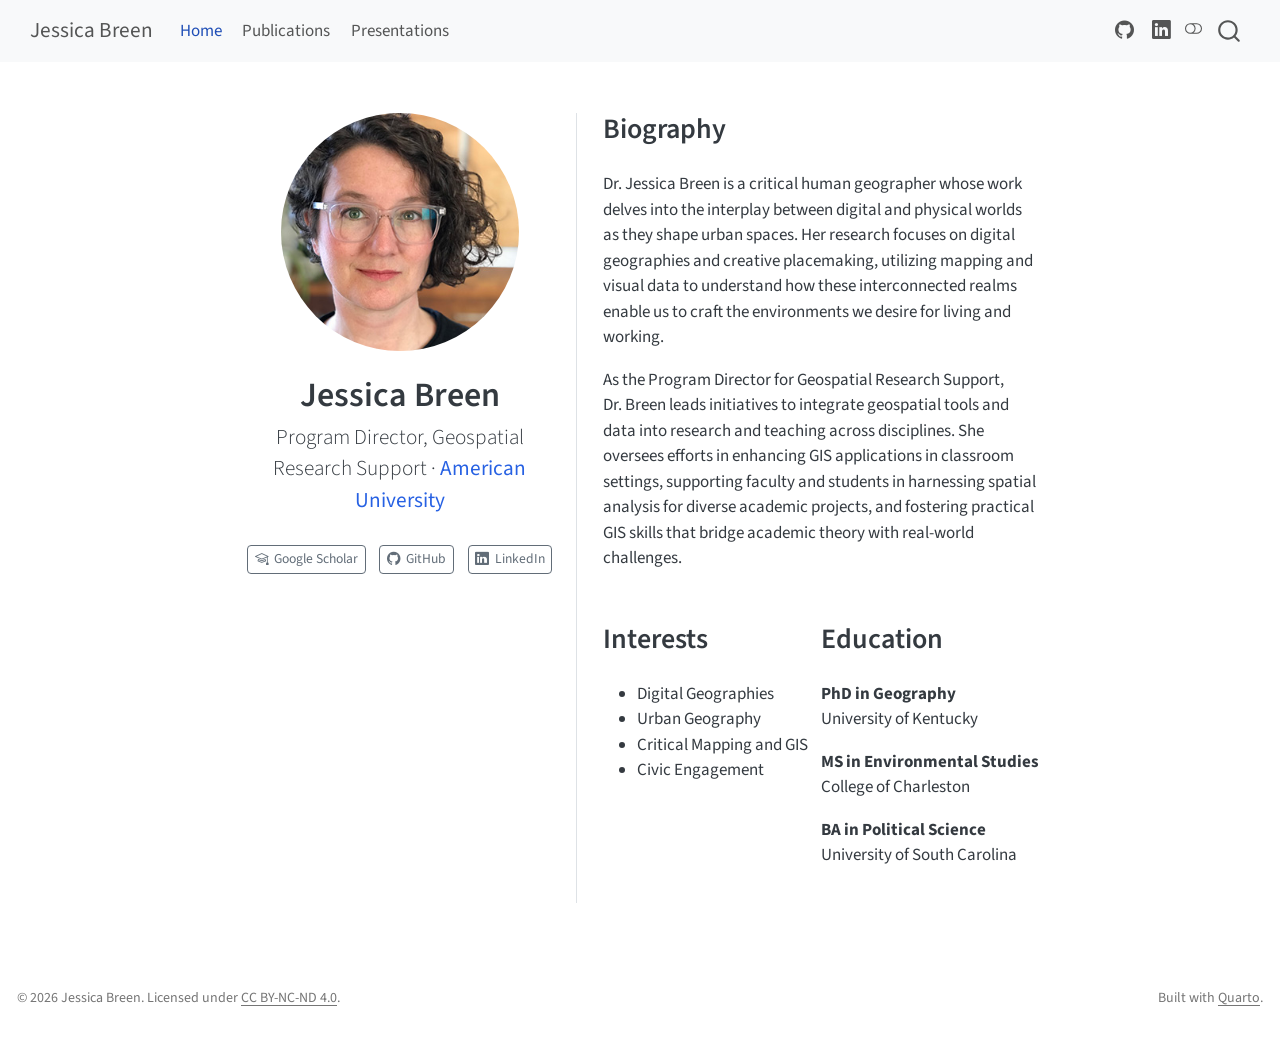
<file: docs/index.html>
<!DOCTYPE html>
<html xmlns="http://www.w3.org/1999/xhtml" lang="en" xml:lang="en"><head>

<meta charset="utf-8">
<meta name="generator" content="quarto-1.8.27">

<meta name="viewport" content="width=device-width, initial-scale=1.0, user-scalable=yes">


<title>Jessica Breen</title>
<style>
code{white-space: pre-wrap;}
span.smallcaps{font-variant: small-caps;}
div.columns{display: flex; gap: min(4vw, 1.5em);}
div.column{flex: auto; overflow-x: auto;}
div.hanging-indent{margin-left: 1.5em; text-indent: -1.5em;}
ul.task-list{list-style: none;}
ul.task-list li input[type="checkbox"] {
  width: 0.8em;
  margin: 0 0.8em 0.2em -1em; /* quarto-specific, see https://github.com/quarto-dev/quarto-cli/issues/4556 */ 
  vertical-align: middle;
}
</style>


<script src="site_libs/quarto-nav/quarto-nav.js"></script>
<script src="site_libs/quarto-nav/headroom.min.js"></script>
<script src="site_libs/clipboard/clipboard.min.js"></script>
<script src="site_libs/quarto-search/autocomplete.umd.js"></script>
<script src="site_libs/quarto-search/fuse.min.js"></script>
<script src="site_libs/quarto-search/quarto-search.js"></script>
<meta name="quarto:offset" content="./">
<script src="site_libs/quarto-html/quarto.js" type="module"></script>
<script src="site_libs/quarto-html/tabsets/tabsets.js" type="module"></script>
<script src="site_libs/quarto-html/axe/axe-check.js" type="module"></script>
<script src="site_libs/quarto-html/popper.min.js"></script>
<script src="site_libs/quarto-html/tippy.umd.min.js"></script>
<link href="site_libs/quarto-html/tippy.css" rel="stylesheet">
<link href="site_libs/quarto-html/quarto-syntax-highlighting-ed96de9b727972fe78a7b5d16c58bf87.css" rel="stylesheet" class="quarto-color-scheme" id="quarto-text-highlighting-styles">
<link href="site_libs/quarto-html/quarto-syntax-highlighting-dark-4d9afe2b8d18ee9fa5d0d57b5ed4214d.css" rel="stylesheet" class="quarto-color-scheme quarto-color-alternate" id="quarto-text-highlighting-styles">
<link href="site_libs/quarto-html/quarto-syntax-highlighting-ed96de9b727972fe78a7b5d16c58bf87.css" rel="stylesheet" class="quarto-color-scheme-extra" id="quarto-text-highlighting-styles">
<script src="site_libs/bootstrap/bootstrap.min.js"></script>
<link href="site_libs/bootstrap/bootstrap-icons.css" rel="stylesheet">
<link href="site_libs/bootstrap/bootstrap-5b4ad623e5705c0698d39aec6f10cf02.min.css" rel="stylesheet" append-hash="true" class="quarto-color-scheme" id="quarto-bootstrap" data-mode="light">
<link href="site_libs/bootstrap/bootstrap-dark-0d4a9d19931feb4fee1ddab4b2489000.min.css" rel="stylesheet" append-hash="true" class="quarto-color-scheme quarto-color-alternate" id="quarto-bootstrap" data-mode="dark">
<link href="site_libs/bootstrap/bootstrap-5b4ad623e5705c0698d39aec6f10cf02.min.css" rel="stylesheet" append-hash="true" class="quarto-color-scheme-extra" id="quarto-bootstrap" data-mode="light">
<script id="quarto-search-options" type="application/json">{
  "location": "navbar",
  "copy-button": false,
  "collapse-after": 3,
  "panel-placement": "end",
  "type": "overlay",
  "limit": 50,
  "keyboard-shortcut": [
    "f",
    "/",
    "s"
  ],
  "show-item-context": false,
  "language": {
    "search-no-results-text": "No results",
    "search-matching-documents-text": "matching documents",
    "search-copy-link-title": "Copy link to search",
    "search-hide-matches-text": "Hide additional matches",
    "search-more-match-text": "more match in this document",
    "search-more-matches-text": "more matches in this document",
    "search-clear-button-title": "Clear",
    "search-text-placeholder": "",
    "search-detached-cancel-button-title": "Cancel",
    "search-submit-button-title": "Submit",
    "search-label": "Search"
  }
}</script>


<link rel="stylesheet" href="styles.css">
</head>

<body class="nav-fixed fullcontent quarto-light"><script id="quarto-html-before-body" type="application/javascript">
    const toggleBodyColorMode = (bsSheetEl) => {
      const mode = bsSheetEl.getAttribute("data-mode");
      const bodyEl = window.document.querySelector("body");
      if (mode === "dark") {
        bodyEl.classList.add("quarto-dark");
        bodyEl.classList.remove("quarto-light");
      } else {
        bodyEl.classList.add("quarto-light");
        bodyEl.classList.remove("quarto-dark");
      }
    }
    const toggleBodyColorPrimary = () => {
      const bsSheetEl = window.document.querySelector("link#quarto-bootstrap:not([rel=disabled-stylesheet])");
      if (bsSheetEl) {
        toggleBodyColorMode(bsSheetEl);
      }
    }
    const setColorSchemeToggle = (alternate) => {
      const toggles = window.document.querySelectorAll('.quarto-color-scheme-toggle');
      for (let i=0; i < toggles.length; i++) {
        const toggle = toggles[i];
        if (toggle) {
          if (alternate) {
            toggle.classList.add("alternate");
          } else {
            toggle.classList.remove("alternate");
          }
        }
      }
    };
    const toggleColorMode = (alternate) => {
      // Switch the stylesheets
      const primaryStylesheets = window.document.querySelectorAll('link.quarto-color-scheme:not(.quarto-color-alternate)');
      const alternateStylesheets = window.document.querySelectorAll('link.quarto-color-scheme.quarto-color-alternate');
      manageTransitions('#quarto-margin-sidebar .nav-link', false);
      if (alternate) {
        // note: dark is layered on light, we don't disable primary!
        enableStylesheet(alternateStylesheets);
        for (const sheetNode of alternateStylesheets) {
          if (sheetNode.id === "quarto-bootstrap") {
            toggleBodyColorMode(sheetNode);
          }
        }
      } else {
        disableStylesheet(alternateStylesheets);
        enableStylesheet(primaryStylesheets)
        toggleBodyColorPrimary();
      }
      manageTransitions('#quarto-margin-sidebar .nav-link', true);
      // Switch the toggles
      setColorSchemeToggle(alternate)
      // Hack to workaround the fact that safari doesn't
      // properly recolor the scrollbar when toggling (#1455)
      if (navigator.userAgent.indexOf('Safari') > 0 && navigator.userAgent.indexOf('Chrome') == -1) {
        manageTransitions("body", false);
        window.scrollTo(0, 1);
        setTimeout(() => {
          window.scrollTo(0, 0);
          manageTransitions("body", true);
        }, 40);
      }
    }
    const disableStylesheet = (stylesheets) => {
      for (let i=0; i < stylesheets.length; i++) {
        const stylesheet = stylesheets[i];
        stylesheet.rel = 'disabled-stylesheet';
      }
    }
    const enableStylesheet = (stylesheets) => {
      for (let i=0; i < stylesheets.length; i++) {
        const stylesheet = stylesheets[i];
        if(stylesheet.rel !== 'stylesheet') { // for Chrome, which will still FOUC without this check
          stylesheet.rel = 'stylesheet';
        }
      }
    }
    const manageTransitions = (selector, allowTransitions) => {
      const els = window.document.querySelectorAll(selector);
      for (let i=0; i < els.length; i++) {
        const el = els[i];
        if (allowTransitions) {
          el.classList.remove('notransition');
        } else {
          el.classList.add('notransition');
        }
      }
    }
    const isFileUrl = () => {
      return window.location.protocol === 'file:';
    }
    const hasAlternateSentinel = () => {
      let styleSentinel = getColorSchemeSentinel();
      if (styleSentinel !== null) {
        return styleSentinel === "alternate";
      } else {
        return false;
      }
    }
    const setStyleSentinel = (alternate) => {
      const value = alternate ? "alternate" : "default";
      if (!isFileUrl()) {
        window.localStorage.setItem("quarto-color-scheme", value);
      } else {
        localAlternateSentinel = value;
      }
    }
    const getColorSchemeSentinel = () => {
      if (!isFileUrl()) {
        const storageValue = window.localStorage.getItem("quarto-color-scheme");
        return storageValue != null ? storageValue : localAlternateSentinel;
      } else {
        return localAlternateSentinel;
      }
    }
    const toggleGiscusIfUsed = (isAlternate, darkModeDefault) => {
      const baseTheme = document.querySelector('#giscus-base-theme')?.value ?? 'light';
      const alternateTheme = document.querySelector('#giscus-alt-theme')?.value ?? 'dark';
      let newTheme = '';
      if(authorPrefersDark) {
        newTheme = isAlternate ? baseTheme : alternateTheme;
      } else {
        newTheme = isAlternate ? alternateTheme : baseTheme;
      }
      const changeGiscusTheme = () => {
        // From: https://github.com/giscus/giscus/issues/336
        const sendMessage = (message) => {
          const iframe = document.querySelector('iframe.giscus-frame');
          if (!iframe) return;
          iframe.contentWindow.postMessage({ giscus: message }, 'https://giscus.app');
        }
        sendMessage({
          setConfig: {
            theme: newTheme
          }
        });
      }
      const isGiscussLoaded = window.document.querySelector('iframe.giscus-frame') !== null;
      if (isGiscussLoaded) {
        changeGiscusTheme();
      }
    };
    const authorPrefersDark = false;
    const darkModeDefault = authorPrefersDark;
      document.querySelector('link#quarto-text-highlighting-styles.quarto-color-scheme-extra').rel = 'disabled-stylesheet';
      document.querySelector('link#quarto-bootstrap.quarto-color-scheme-extra').rel = 'disabled-stylesheet';
    let localAlternateSentinel = darkModeDefault ? 'alternate' : 'default';
    // Dark / light mode switch
    window.quartoToggleColorScheme = () => {
      // Read the current dark / light value
      let toAlternate = !hasAlternateSentinel();
      toggleColorMode(toAlternate);
      setStyleSentinel(toAlternate);
      toggleGiscusIfUsed(toAlternate, darkModeDefault);
      window.dispatchEvent(new Event('resize'));
    };
    // Switch to dark mode if need be
    if (hasAlternateSentinel()) {
      toggleColorMode(true);
    } else {
      toggleColorMode(false);
    }
  </script>

<div id="quarto-search-results"></div>
  <header id="quarto-header" class="headroom fixed-top">
    <nav class="navbar navbar-expand-lg " data-bs-theme="dark">
      <div class="navbar-container container-fluid">
      <div class="navbar-brand-container mx-auto">
    <a class="navbar-brand" href="./index.html">
    <span class="navbar-title">Jessica Breen</span>
    </a>
  </div>
            <div id="quarto-search" class="" title="Search"></div>
          <button class="navbar-toggler" type="button" data-bs-toggle="collapse" data-bs-target="#navbarCollapse" aria-controls="navbarCollapse" role="menu" aria-expanded="false" aria-label="Toggle navigation" onclick="if (window.quartoToggleHeadroom) { window.quartoToggleHeadroom(); }">
  <span class="navbar-toggler-icon"></span>
</button>
          <div class="collapse navbar-collapse" id="navbarCollapse">
            <ul class="navbar-nav navbar-nav-scroll me-auto">
  <li class="nav-item">
    <a class="nav-link active" href="./index.html" aria-current="page"> 
<span class="menu-text">Home</span></a>
  </li>  
  <li class="nav-item">
    <a class="nav-link" href="./publications.html"> 
<span class="menu-text">Publications</span></a>
  </li>  
  <li class="nav-item">
    <a class="nav-link" href="./presentations.html"> 
<span class="menu-text">Presentations</span></a>
  </li>  
</ul>
            <ul class="navbar-nav navbar-nav-scroll ms-auto">
  <li class="nav-item compact">
    <a class="nav-link" href="https://github.com/jessibreen" target="_blank"> <i class="bi bi-github" role="img" aria-label="GitHub">
</i> 
<span class="menu-text"></span></a>
  </li>  
  <li class="nav-item compact">
    <a class="nav-link" href="https://www.linkedin.com/in/jmbreen/" target="_blank"> <i class="bi bi-linkedin" role="img" aria-label="LinkedIn">
</i> 
<span class="menu-text"></span></a>
  </li>  
</ul>
          </div> <!-- /navcollapse -->
            <div class="quarto-navbar-tools">
  <a href="" class="quarto-color-scheme-toggle quarto-navigation-tool  px-1" onclick="window.quartoToggleColorScheme(); return false;" title="Toggle dark mode"><i class="bi"></i></a>
</div>
      </div> <!-- /container-fluid -->
    </nav>
</header>
<!-- content -->
<div id="quarto-content" class="quarto-container page-columns page-rows-contents page-layout-article page-navbar">
<!-- sidebar -->
<!-- margin-sidebar -->
    
<!-- main -->
<div class="quarto-about-trestles">
  <div class="about-entity">
    <img src="avatar.jpg" alt="Jessica Breen" class="about-image
  round " style="height: 14em; width: 14em;">
<header id="title-block-header" class="quarto-title-block default">
<div class="quarto-title">
<h1 class="title">Jessica Breen</h1>
<p class="subtitle lead">Program Director, Geospatial Research Support · <a href="https://www.american.edu/profiles/staff/jbreen.cfm">American University</a></p>
</div>
<div class="quarto-title-meta">
  </div>
</header>
    <div class="about-links">
  <a href="https://scholar.google.com/citations?user=mTPH1w4AAAAJ&amp;hl=en&amp;inst=5803104576075509644" class="about-link" rel="" target="">
    <i class="bi bi-mortarboard"></i>
     <span class="about-link-text">Google Scholar</span>
  </a>
  <a href="https://github.com/jessibreen" class="about-link" rel="" target="">
    <i class="bi bi-github"></i>
     <span class="about-link-text">GitHub</span>
  </a>
  <a href="https://www.linkedin.com/in/jmbreen/" class="about-link" rel="" target="">
    <i class="bi bi-linkedin"></i>
     <span class="about-link-text">LinkedIn</span>
  </a>
</div>
  </div>
  <div class="about-contents"><main class="content" id="quarto-document-content">

<section id="biography" class="level2">
<h2 data-anchor-id="biography">Biography</h2>
<p>Dr.&nbsp;Jessica Breen is a critical human geographer whose work delves into the interplay between digital and physical worlds as they shape urban spaces. Her research focuses on digital geographies and creative placemaking, utilizing mapping and visual data to understand how these interconnected realms enable us to craft the environments we desire for living and working.</p>
<p>As the Program Director for Geospatial Research Support, Dr.&nbsp;Breen leads initiatives to integrate geospatial tools and data into research and teaching across disciplines. She oversees efforts in enhancing GIS applications in classroom settings, supporting faculty and students in harnessing spatial analysis for diverse academic projects, and fostering practical GIS skills that bridge academic theory with real-world challenges.</p>
</section>
<div class="columns">
<div class="column" style="width:50%;">
<section id="interests" class="level2">
<h2 data-anchor-id="interests">Interests</h2>
<ul>
<li>Digital Geographies</li>
<li>Urban Geography</li>
<li>Critical Mapping and GIS</li>
<li>Civic Engagement</li>
</ul>
</section>
</div><div class="column" style="width:50%;">
<section id="education" class="level2">
<h2 data-anchor-id="education">Education</h2>
<p><strong>PhD in Geography</strong><br>University of Kentucky</p>
<p><strong>MS in Environmental Studies</strong><br>College of Charleston</p>
<p><strong>BA in Political Science</strong><br>University of South Carolina</p>
</section>
</div>
</div>


</main></div>
</div>
 <!-- /main -->
<script id="quarto-html-after-body" type="application/javascript">
  window.document.addEventListener("DOMContentLoaded", function (event) {
    // Ensure there is a toggle, if there isn't float one in the top right
    if (window.document.querySelector('.quarto-color-scheme-toggle') === null) {
      const a = window.document.createElement('a');
      a.classList.add('top-right');
      a.classList.add('quarto-color-scheme-toggle');
      a.href = "";
      a.onclick = function() { try { window.quartoToggleColorScheme(); } catch {} return false; };
      const i = window.document.createElement("i");
      i.classList.add('bi');
      a.appendChild(i);
      window.document.body.appendChild(a);
    }
    setColorSchemeToggle(hasAlternateSentinel())
    const isCodeAnnotation = (el) => {
      for (const clz of el.classList) {
        if (clz.startsWith('code-annotation-')) {                     
          return true;
        }
      }
      return false;
    }
    const onCopySuccess = function(e) {
      // button target
      const button = e.trigger;
      // don't keep focus
      button.blur();
      // flash "checked"
      button.classList.add('code-copy-button-checked');
      var currentTitle = button.getAttribute("title");
      button.setAttribute("title", "Copied!");
      let tooltip;
      if (window.bootstrap) {
        button.setAttribute("data-bs-toggle", "tooltip");
        button.setAttribute("data-bs-placement", "left");
        button.setAttribute("data-bs-title", "Copied!");
        tooltip = new bootstrap.Tooltip(button, 
          { trigger: "manual", 
            customClass: "code-copy-button-tooltip",
            offset: [0, -8]});
        tooltip.show();    
      }
      setTimeout(function() {
        if (tooltip) {
          tooltip.hide();
          button.removeAttribute("data-bs-title");
          button.removeAttribute("data-bs-toggle");
          button.removeAttribute("data-bs-placement");
        }
        button.setAttribute("title", currentTitle);
        button.classList.remove('code-copy-button-checked');
      }, 1000);
      // clear code selection
      e.clearSelection();
    }
    const getTextToCopy = function(trigger) {
      const outerScaffold = trigger.parentElement.cloneNode(true);
      const codeEl = outerScaffold.querySelector('code');
      for (const childEl of codeEl.children) {
        if (isCodeAnnotation(childEl)) {
          childEl.remove();
        }
      }
      return codeEl.innerText;
    }
    const clipboard = new window.ClipboardJS('.code-copy-button:not([data-in-quarto-modal])', {
      text: getTextToCopy
    });
    clipboard.on('success', onCopySuccess);
    if (window.document.getElementById('quarto-embedded-source-code-modal')) {
      const clipboardModal = new window.ClipboardJS('.code-copy-button[data-in-quarto-modal]', {
        text: getTextToCopy,
        container: window.document.getElementById('quarto-embedded-source-code-modal')
      });
      clipboardModal.on('success', onCopySuccess);
    }
      var localhostRegex = new RegExp(/^(?:http|https):\/\/localhost\:?[0-9]*\//);
      var mailtoRegex = new RegExp(/^mailto:/);
        var filterRegex = new RegExp("https:\/\/jessibreen\.com");
      var isInternal = (href) => {
          return filterRegex.test(href) || localhostRegex.test(href) || mailtoRegex.test(href);
      }
      // Inspect non-navigation links and adorn them if external
     var links = window.document.querySelectorAll('a[href]:not(.nav-link):not(.navbar-brand):not(.toc-action):not(.sidebar-link):not(.sidebar-item-toggle):not(.pagination-link):not(.no-external):not([aria-hidden]):not(.dropdown-item):not(.quarto-navigation-tool):not(.about-link)');
      for (var i=0; i<links.length; i++) {
        const link = links[i];
        if (!isInternal(link.href)) {
          // undo the damage that might have been done by quarto-nav.js in the case of
          // links that we want to consider external
          if (link.dataset.originalHref !== undefined) {
            link.href = link.dataset.originalHref;
          }
        }
      }
    function tippyHover(el, contentFn, onTriggerFn, onUntriggerFn) {
      const config = {
        allowHTML: true,
        maxWidth: 500,
        delay: 100,
        arrow: false,
        appendTo: function(el) {
            return el.parentElement;
        },
        interactive: true,
        interactiveBorder: 10,
        theme: 'quarto',
        placement: 'bottom-start',
      };
      if (contentFn) {
        config.content = contentFn;
      }
      if (onTriggerFn) {
        config.onTrigger = onTriggerFn;
      }
      if (onUntriggerFn) {
        config.onUntrigger = onUntriggerFn;
      }
      window.tippy(el, config); 
    }
    const noterefs = window.document.querySelectorAll('a[role="doc-noteref"]');
    for (var i=0; i<noterefs.length; i++) {
      const ref = noterefs[i];
      tippyHover(ref, function() {
        // use id or data attribute instead here
        let href = ref.getAttribute('data-footnote-href') || ref.getAttribute('href');
        try { href = new URL(href).hash; } catch {}
        const id = href.replace(/^#\/?/, "");
        const note = window.document.getElementById(id);
        if (note) {
          return note.innerHTML;
        } else {
          return "";
        }
      });
    }
    const xrefs = window.document.querySelectorAll('a.quarto-xref');
    const processXRef = (id, note) => {
      // Strip column container classes
      const stripColumnClz = (el) => {
        el.classList.remove("page-full", "page-columns");
        if (el.children) {
          for (const child of el.children) {
            stripColumnClz(child);
          }
        }
      }
      stripColumnClz(note)
      if (id === null || id.startsWith('sec-')) {
        // Special case sections, only their first couple elements
        const container = document.createElement("div");
        if (note.children && note.children.length > 2) {
          container.appendChild(note.children[0].cloneNode(true));
          for (let i = 1; i < note.children.length; i++) {
            const child = note.children[i];
            if (child.tagName === "P" && child.innerText === "") {
              continue;
            } else {
              container.appendChild(child.cloneNode(true));
              break;
            }
          }
          if (window.Quarto?.typesetMath) {
            window.Quarto.typesetMath(container);
          }
          return container.innerHTML
        } else {
          if (window.Quarto?.typesetMath) {
            window.Quarto.typesetMath(note);
          }
          return note.innerHTML;
        }
      } else {
        // Remove any anchor links if they are present
        const anchorLink = note.querySelector('a.anchorjs-link');
        if (anchorLink) {
          anchorLink.remove();
        }
        if (window.Quarto?.typesetMath) {
          window.Quarto.typesetMath(note);
        }
        if (note.classList.contains("callout")) {
          return note.outerHTML;
        } else {
          return note.innerHTML;
        }
      }
    }
    for (var i=0; i<xrefs.length; i++) {
      const xref = xrefs[i];
      tippyHover(xref, undefined, function(instance) {
        instance.disable();
        let url = xref.getAttribute('href');
        let hash = undefined; 
        if (url.startsWith('#')) {
          hash = url;
        } else {
          try { hash = new URL(url).hash; } catch {}
        }
        if (hash) {
          const id = hash.replace(/^#\/?/, "");
          const note = window.document.getElementById(id);
          if (note !== null) {
            try {
              const html = processXRef(id, note.cloneNode(true));
              instance.setContent(html);
            } finally {
              instance.enable();
              instance.show();
            }
          } else {
            // See if we can fetch this
            fetch(url.split('#')[0])
            .then(res => res.text())
            .then(html => {
              const parser = new DOMParser();
              const htmlDoc = parser.parseFromString(html, "text/html");
              const note = htmlDoc.getElementById(id);
              if (note !== null) {
                const html = processXRef(id, note);
                instance.setContent(html);
              } 
            }).finally(() => {
              instance.enable();
              instance.show();
            });
          }
        } else {
          // See if we can fetch a full url (with no hash to target)
          // This is a special case and we should probably do some content thinning / targeting
          fetch(url)
          .then(res => res.text())
          .then(html => {
            const parser = new DOMParser();
            const htmlDoc = parser.parseFromString(html, "text/html");
            const note = htmlDoc.querySelector('main.content');
            if (note !== null) {
              // This should only happen for chapter cross references
              // (since there is no id in the URL)
              // remove the first header
              if (note.children.length > 0 && note.children[0].tagName === "HEADER") {
                note.children[0].remove();
              }
              const html = processXRef(null, note);
              instance.setContent(html);
            } 
          }).finally(() => {
            instance.enable();
            instance.show();
          });
        }
      }, function(instance) {
      });
    }
        let selectedAnnoteEl;
        const selectorForAnnotation = ( cell, annotation) => {
          let cellAttr = 'data-code-cell="' + cell + '"';
          let lineAttr = 'data-code-annotation="' +  annotation + '"';
          const selector = 'span[' + cellAttr + '][' + lineAttr + ']';
          return selector;
        }
        const selectCodeLines = (annoteEl) => {
          const doc = window.document;
          const targetCell = annoteEl.getAttribute("data-target-cell");
          const targetAnnotation = annoteEl.getAttribute("data-target-annotation");
          const annoteSpan = window.document.querySelector(selectorForAnnotation(targetCell, targetAnnotation));
          const lines = annoteSpan.getAttribute("data-code-lines").split(",");
          const lineIds = lines.map((line) => {
            return targetCell + "-" + line;
          })
          let top = null;
          let height = null;
          let parent = null;
          if (lineIds.length > 0) {
              //compute the position of the single el (top and bottom and make a div)
              const el = window.document.getElementById(lineIds[0]);
              top = el.offsetTop;
              height = el.offsetHeight;
              parent = el.parentElement.parentElement;
            if (lineIds.length > 1) {
              const lastEl = window.document.getElementById(lineIds[lineIds.length - 1]);
              const bottom = lastEl.offsetTop + lastEl.offsetHeight;
              height = bottom - top;
            }
            if (top !== null && height !== null && parent !== null) {
              // cook up a div (if necessary) and position it 
              let div = window.document.getElementById("code-annotation-line-highlight");
              if (div === null) {
                div = window.document.createElement("div");
                div.setAttribute("id", "code-annotation-line-highlight");
                div.style.position = 'absolute';
                parent.appendChild(div);
              }
              div.style.top = top - 2 + "px";
              div.style.height = height + 4 + "px";
              div.style.left = 0;
              let gutterDiv = window.document.getElementById("code-annotation-line-highlight-gutter");
              if (gutterDiv === null) {
                gutterDiv = window.document.createElement("div");
                gutterDiv.setAttribute("id", "code-annotation-line-highlight-gutter");
                gutterDiv.style.position = 'absolute';
                const codeCell = window.document.getElementById(targetCell);
                const gutter = codeCell.querySelector('.code-annotation-gutter');
                gutter.appendChild(gutterDiv);
              }
              gutterDiv.style.top = top - 2 + "px";
              gutterDiv.style.height = height + 4 + "px";
            }
            selectedAnnoteEl = annoteEl;
          }
        };
        const unselectCodeLines = () => {
          const elementsIds = ["code-annotation-line-highlight", "code-annotation-line-highlight-gutter"];
          elementsIds.forEach((elId) => {
            const div = window.document.getElementById(elId);
            if (div) {
              div.remove();
            }
          });
          selectedAnnoteEl = undefined;
        };
          // Handle positioning of the toggle
      window.addEventListener(
        "resize",
        throttle(() => {
          elRect = undefined;
          if (selectedAnnoteEl) {
            selectCodeLines(selectedAnnoteEl);
          }
        }, 10)
      );
      function throttle(fn, ms) {
      let throttle = false;
      let timer;
        return (...args) => {
          if(!throttle) { // first call gets through
              fn.apply(this, args);
              throttle = true;
          } else { // all the others get throttled
              if(timer) clearTimeout(timer); // cancel #2
              timer = setTimeout(() => {
                fn.apply(this, args);
                timer = throttle = false;
              }, ms);
          }
        };
      }
        // Attach click handler to the DT
        const annoteDls = window.document.querySelectorAll('dt[data-target-cell]');
        for (const annoteDlNode of annoteDls) {
          annoteDlNode.addEventListener('click', (event) => {
            const clickedEl = event.target;
            if (clickedEl !== selectedAnnoteEl) {
              unselectCodeLines();
              const activeEl = window.document.querySelector('dt[data-target-cell].code-annotation-active');
              if (activeEl) {
                activeEl.classList.remove('code-annotation-active');
              }
              selectCodeLines(clickedEl);
              clickedEl.classList.add('code-annotation-active');
            } else {
              // Unselect the line
              unselectCodeLines();
              clickedEl.classList.remove('code-annotation-active');
            }
          });
        }
    const findCites = (el) => {
      const parentEl = el.parentElement;
      if (parentEl) {
        const cites = parentEl.dataset.cites;
        if (cites) {
          return {
            el,
            cites: cites.split(' ')
          };
        } else {
          return findCites(el.parentElement)
        }
      } else {
        return undefined;
      }
    };
    var bibliorefs = window.document.querySelectorAll('a[role="doc-biblioref"]');
    for (var i=0; i<bibliorefs.length; i++) {
      const ref = bibliorefs[i];
      const citeInfo = findCites(ref);
      if (citeInfo) {
        tippyHover(citeInfo.el, function() {
          var popup = window.document.createElement('div');
          citeInfo.cites.forEach(function(cite) {
            var citeDiv = window.document.createElement('div');
            citeDiv.classList.add('hanging-indent');
            citeDiv.classList.add('csl-entry');
            var biblioDiv = window.document.getElementById('ref-' + cite);
            if (biblioDiv) {
              citeDiv.innerHTML = biblioDiv.innerHTML;
            }
            popup.appendChild(citeDiv);
          });
          return popup.innerHTML;
        });
      }
    }
  });
  </script>
</div> <!-- /content -->
<footer class="footer">
  <div class="nav-footer">
    <div class="nav-footer-left">
<p>© 2026 Jessica Breen. Licensed under <a href="https://creativecommons.org/licenses/by-nc-nd/4.0/">CC BY-NC-ND 4.0</a>.</p>
</div>   
    <div class="nav-footer-center">
      &nbsp;
    </div>
    <div class="nav-footer-right">
<p>Built with <a href="https://quarto.org/">Quarto</a>.</p>
</div>
  </div>
</footer>




</body></html>
</file>
<file: docs/site_libs/quarto-html/tippy.css>
.tippy-box[data-animation=fade][data-state=hidden]{opacity:0}[data-tippy-root]{max-width:calc(100vw - 10px)}.tippy-box{position:relative;background-color:#333;color:#fff;border-radius:4px;font-size:14px;line-height:1.4;white-space:normal;outline:0;transition-property:transform,visibility,opacity}.tippy-box[data-placement^=top]>.tippy-arrow{bottom:0}.tippy-box[data-placement^=top]>.tippy-arrow:before{bottom:-7px;left:0;border-width:8px 8px 0;border-top-color:initial;transform-origin:center top}.tippy-box[data-placement^=bottom]>.tippy-arrow{top:0}.tippy-box[data-placement^=bottom]>.tippy-arrow:before{top:-7px;left:0;border-width:0 8px 8px;border-bottom-color:initial;transform-origin:center bottom}.tippy-box[data-placement^=left]>.tippy-arrow{right:0}.tippy-box[data-placement^=left]>.tippy-arrow:before{border-width:8px 0 8px 8px;border-left-color:initial;right:-7px;transform-origin:center left}.tippy-box[data-placement^=right]>.tippy-arrow{left:0}.tippy-box[data-placement^=right]>.tippy-arrow:before{left:-7px;border-width:8px 8px 8px 0;border-right-color:initial;transform-origin:center right}.tippy-box[data-inertia][data-state=visible]{transition-timing-function:cubic-bezier(.54,1.5,.38,1.11)}.tippy-arrow{width:16px;height:16px;color:#333}.tippy-arrow:before{content:"";position:absolute;border-color:transparent;border-style:solid}.tippy-content{position:relative;padding:5px 9px;z-index:1}
</file>
<file: docs/site_libs/quarto-html/quarto-syntax-highlighting-ed96de9b727972fe78a7b5d16c58bf87.css>
/* quarto syntax highlight colors */
:root {
  --quarto-hl-ot-color: #003B4F;
  --quarto-hl-at-color: #657422;
  --quarto-hl-ss-color: #20794D;
  --quarto-hl-an-color: #5E5E5E;
  --quarto-hl-fu-color: #4758AB;
  --quarto-hl-st-color: #20794D;
  --quarto-hl-cf-color: #003B4F;
  --quarto-hl-op-color: #5E5E5E;
  --quarto-hl-er-color: #AD0000;
  --quarto-hl-bn-color: #AD0000;
  --quarto-hl-al-color: #AD0000;
  --quarto-hl-va-color: #111111;
  --quarto-hl-bu-color: inherit;
  --quarto-hl-ex-color: inherit;
  --quarto-hl-pp-color: #AD0000;
  --quarto-hl-in-color: #5E5E5E;
  --quarto-hl-vs-color: #20794D;
  --quarto-hl-wa-color: #5E5E5E;
  --quarto-hl-do-color: #5E5E5E;
  --quarto-hl-im-color: #00769E;
  --quarto-hl-ch-color: #20794D;
  --quarto-hl-dt-color: #AD0000;
  --quarto-hl-fl-color: #AD0000;
  --quarto-hl-co-color: #5E5E5E;
  --quarto-hl-cv-color: #5E5E5E;
  --quarto-hl-cn-color: #8f5902;
  --quarto-hl-sc-color: #5E5E5E;
  --quarto-hl-dv-color: #AD0000;
  --quarto-hl-kw-color: #003B4F;
}

/* other quarto variables */
:root {
  --quarto-font-monospace: SFMono-Regular, Menlo, Monaco, Consolas, "Liberation Mono", "Courier New", monospace;
}

/* syntax highlight based on Pandoc's rules */
pre > code.sourceCode > span {
  color: #003B4F;
}

code.sourceCode > span {
  color: #003B4F;
}

div.sourceCode,
div.sourceCode pre.sourceCode {
  color: #003B4F;
}

/* Normal */
code span {
  color: #003B4F;
}

/* Alert */
code span.al {
  color: #AD0000;
  font-style: inherit;
}

/* Annotation */
code span.an {
  color: #5E5E5E;
  font-style: inherit;
}

/* Attribute */
code span.at {
  color: #657422;
  font-style: inherit;
}

/* BaseN */
code span.bn {
  color: #AD0000;
  font-style: inherit;
}

/* BuiltIn */
code span.bu {
  font-style: inherit;
}

/* ControlFlow */
code span.cf {
  color: #003B4F;
  font-weight: bold;
  font-style: inherit;
}

/* Char */
code span.ch {
  color: #20794D;
  font-style: inherit;
}

/* Constant */
code span.cn {
  color: #8f5902;
  font-style: inherit;
}

/* Comment */
code span.co {
  color: #5E5E5E;
  font-style: inherit;
}

/* CommentVar */
code span.cv {
  color: #5E5E5E;
  font-style: italic;
}

/* Documentation */
code span.do {
  color: #5E5E5E;
  font-style: italic;
}

/* DataType */
code span.dt {
  color: #AD0000;
  font-style: inherit;
}

/* DecVal */
code span.dv {
  color: #AD0000;
  font-style: inherit;
}

/* Error */
code span.er {
  color: #AD0000;
  font-style: inherit;
}

/* Extension */
code span.ex {
  font-style: inherit;
}

/* Float */
code span.fl {
  color: #AD0000;
  font-style: inherit;
}

/* Function */
code span.fu {
  color: #4758AB;
  font-style: inherit;
}

/* Import */
code span.im {
  color: #00769E;
  font-style: inherit;
}

/* Information */
code span.in {
  color: #5E5E5E;
  font-style: inherit;
}

/* Keyword */
code span.kw {
  color: #003B4F;
  font-weight: bold;
  font-style: inherit;
}

/* Operator */
code span.op {
  color: #5E5E5E;
  font-style: inherit;
}

/* Other */
code span.ot {
  color: #003B4F;
  font-style: inherit;
}

/* Preprocessor */
code span.pp {
  color: #AD0000;
  font-style: inherit;
}

/* SpecialChar */
code span.sc {
  color: #5E5E5E;
  font-style: inherit;
}

/* SpecialString */
code span.ss {
  color: #20794D;
  font-style: inherit;
}

/* String */
code span.st {
  color: #20794D;
  font-style: inherit;
}

/* Variable */
code span.va {
  color: #111111;
  font-style: inherit;
}

/* VerbatimString */
code span.vs {
  color: #20794D;
  font-style: inherit;
}

/* Warning */
code span.wa {
  color: #5E5E5E;
  font-style: italic;
}

.prevent-inlining {
  content: "</";
}

/*# sourceMappingURL=0920dd6d7437995b8cdf7429764427b1.css.map */
</file>
<file: docs/site_libs/quarto-html/quarto-syntax-highlighting-dark-4d9afe2b8d18ee9fa5d0d57b5ed4214d.css>
/* quarto syntax highlight colors */
:root {
  --quarto-hl-al-color: #f07178;
  --quarto-hl-an-color: #d4d0ab;
  --quarto-hl-at-color: #00e0e0;
  --quarto-hl-bn-color: #d4d0ab;
  --quarto-hl-bu-color: #abe338;
  --quarto-hl-ch-color: #abe338;
  --quarto-hl-co-color: #f8f8f2;
  --quarto-hl-cv-color: #ffd700;
  --quarto-hl-cn-color: #ffd700;
  --quarto-hl-cf-color: #ffa07a;
  --quarto-hl-dt-color: #ffa07a;
  --quarto-hl-dv-color: #d4d0ab;
  --quarto-hl-do-color: #f8f8f2;
  --quarto-hl-er-color: #f07178;
  --quarto-hl-ex-color: #00e0e0;
  --quarto-hl-fl-color: #d4d0ab;
  --quarto-hl-fu-color: #ffa07a;
  --quarto-hl-im-color: #abe338;
  --quarto-hl-in-color: #d4d0ab;
  --quarto-hl-kw-color: #ffa07a;
  --quarto-hl-op-color: #ffa07a;
  --quarto-hl-ot-color: #00e0e0;
  --quarto-hl-pp-color: #dcc6e0;
  --quarto-hl-re-color: #00e0e0;
  --quarto-hl-sc-color: #abe338;
  --quarto-hl-ss-color: #abe338;
  --quarto-hl-st-color: #abe338;
  --quarto-hl-va-color: #00e0e0;
  --quarto-hl-vs-color: #abe338;
  --quarto-hl-wa-color: #dcc6e0;
}

/* other quarto variables */
:root {
  --quarto-font-monospace: SFMono-Regular, Menlo, Monaco, Consolas, "Liberation Mono", "Courier New", monospace;
}

/* syntax highlight based on Pandoc's rules */
pre > code.sourceCode > span {
  color: #f8f8f2;
}

code.sourceCode > span {
  color: #f8f8f2;
}

div.sourceCode,
div.sourceCode pre.sourceCode {
  color: #f8f8f2;
}

/* Normal */
code span {
  color: #f8f8f2;
}

/* Alert */
code span.al {
  color: #f07178;
}

/* Annotation */
code span.an {
  color: #d4d0ab;
}

/* Attribute */
code span.at {
  color: #00e0e0;
}

/* BaseN */
code span.bn {
  color: #d4d0ab;
}

/* BuiltIn */
code span.bu {
  color: #abe338;
}

/* ControlFlow */
code span.cf {
  font-weight: bold;
  color: #ffa07a;
}

/* Char */
code span.ch {
  color: #abe338;
}

/* Constant */
code span.cn {
  color: #ffd700;
}

/* Comment */
code span.co {
  font-style: italic;
  color: #f8f8f2;
}

/* CommentVar */
code span.cv {
  color: #ffd700;
}

/* Documentation */
code span.do {
  color: #f8f8f2;
}

/* DataType */
code span.dt {
  color: #ffa07a;
}

/* DecVal */
code span.dv {
  color: #d4d0ab;
}

/* Error */
code span.er {
  color: #f07178;
  text-decoration: underline;
}

/* Extension */
code span.ex {
  font-weight: bold;
  color: #00e0e0;
}

/* Float */
code span.fl {
  color: #d4d0ab;
}

/* Function */
code span.fu {
  color: #ffa07a;
}

/* Import */
code span.im {
  color: #abe338;
}

/* Information */
code span.in {
  color: #d4d0ab;
}

/* Keyword */
code span.kw {
  font-weight: bold;
  color: #ffa07a;
}

/* Operator */
code span.op {
  color: #ffa07a;
}

/* Other */
code span.ot {
  color: #00e0e0;
}

/* Preprocessor */
code span.pp {
  color: #dcc6e0;
}

/* RegionMarker */
code span.re {
  background-color: #f8f8f2;
  color: #00e0e0;
}

/* SpecialChar */
code span.sc {
  color: #abe338;
}

/* SpecialString */
code span.ss {
  color: #abe338;
}

/* String */
code span.st {
  color: #abe338;
}

/* Variable */
code span.va {
  color: #00e0e0;
}

/* VerbatimString */
code span.vs {
  color: #abe338;
}

/* Warning */
code span.wa {
  color: #dcc6e0;
}

.prevent-inlining {
  content: "</";
}

/*# sourceMappingURL=86edf53ecdff796acf02dbceed379426.css.map */
</file>
<file: docs/styles.css>
/* Show book covers whole instead of cropping them to fill the card */
#listing-chapters .thumbnail-image {
  object-fit: contain;
  background-color: var(--bs-tertiary-bg, #f4f5f7);
  padding: 0.75rem 0;
}

#listing-presentations .presentation-title-no-link {
  font-weight: 400;
}
</file>
